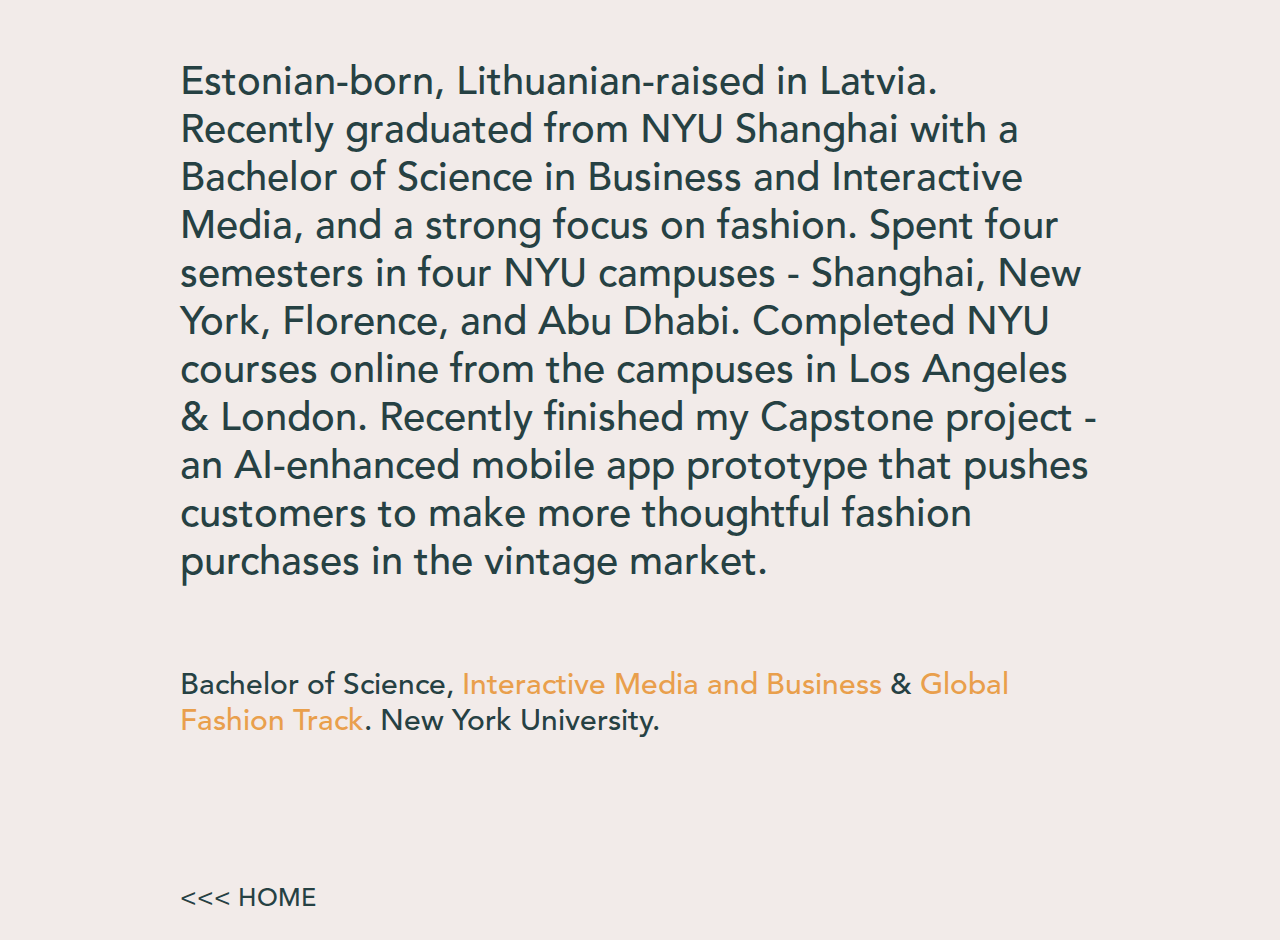
<file: about.html>
<!DOCTYPE html>
<html>
<head>
  <meta charset="utf-8">
  <title>rasakors</title>

<!-- DOWNLOAD jquery!! -->
<!-- <script src="https://ajax.googleapis.com/ajax/libs/jquery/3.6.0/jquery.min.js"></script> -->

<!-- install js -->
<script src="js/app.js"></script>

<!-- install css -->
<!-- <script src="styles.css"></script> -->
<link rel="stylesheet" href="aboutstyles.css">

<!-- http://velocityjs.org/
<script src="https://cdnjs.cloudflare.com/ajax/libs/velocity/1.5.0/velocity.min.js"></script>
<script src="https://s3-us-west-2.amazonaws.com/s.cdpn.io/2/velocity.ui.min.js"></script>
 -->
<link rel="icon" type="image/png" href="images/favicon.png">

</head>

<body>
<div id="wrap">


  <section id="describe">
    <p>
      
         Estonian-born, Lithuanian-raised in Latvia. Recently graduated from NYU Shanghai with a Bachelor of Science in Business and Interactive Media, and a strong focus on fashion. Spent four semesters in four NYU campuses - Shanghai, New York, Florence, and Abu Dhabi. Completed NYU courses online from the campuses in Los Angeles & London. Recently finished my Capstone project - an AI-enhanced mobile app prototype that pushes customers to make more thoughtful fashion purchases in the vintage market.

     <dl>
       <section id="smallfont">
      Bachelor of Science, <a style="color:#e99f4c" href="https://shanghai.nyu.edu/academics/majors/interactive-media-and-business">Interactive Media and Business</a> & <a style="color:#e99f4c" href="https://gallatin.nyu.edu/academics/global/program-in-global-fashion.html">Global Fashion Track</a>. New York University.
    </section>
      </dl>
    </p>

    <!-- 
credit for some knowleedgee
      https://css-tricks.com/snippets/html/mailto-links/ -->

  </section>
    
    <!-- <footer> -->

<footer>
  <section id="footer">
    <p> <a style="color:#264143" href="index.html"><<< HOME</a></p>
  </section>
</footer>

</body>
</html>
</file>
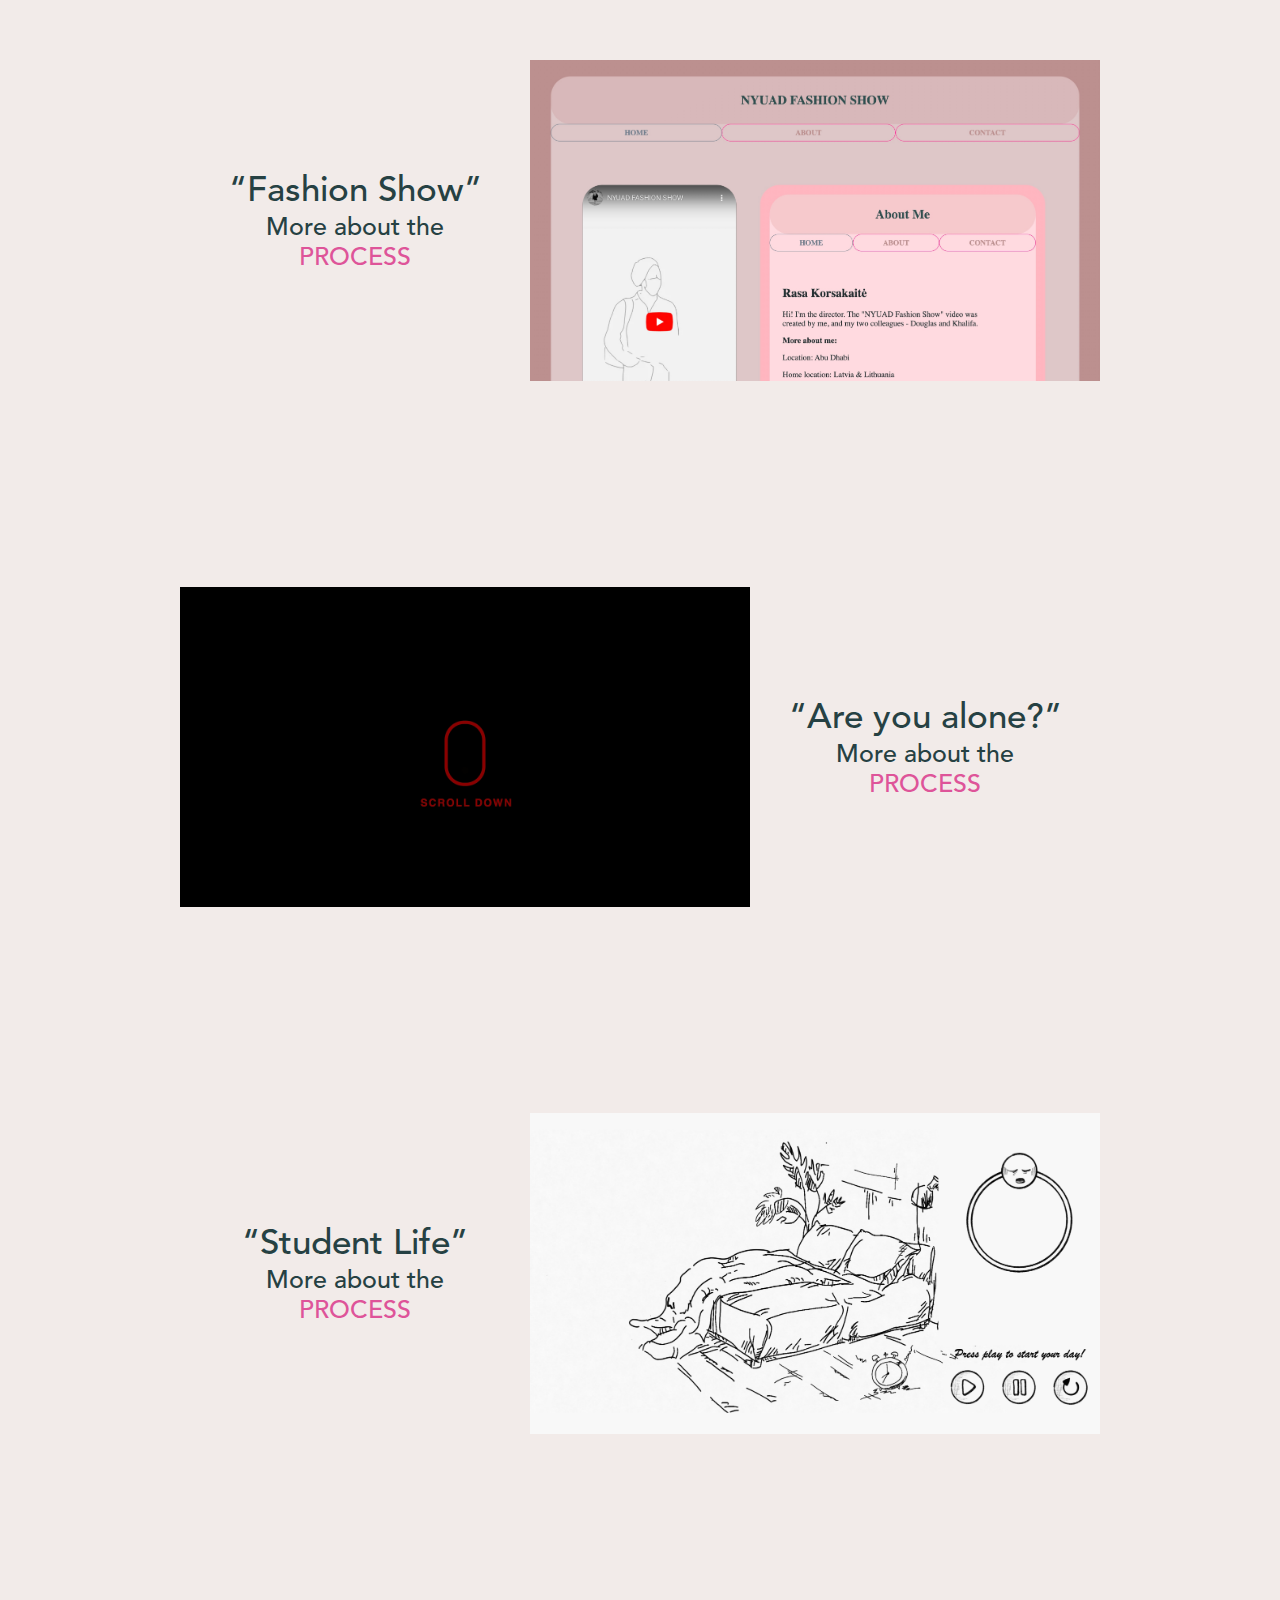
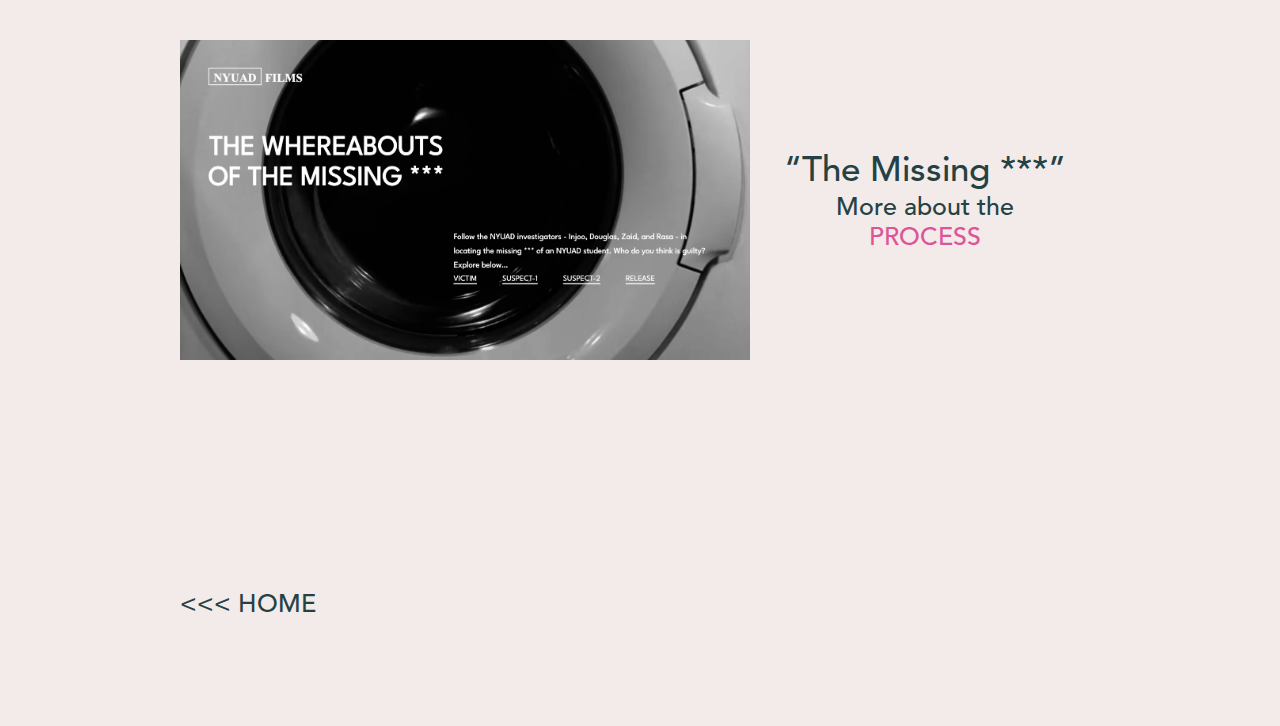
<file: projects.html>
<!DOCTYPE html>
<html>
<head>
  <meta charset="utf-8">
  <title>rasakors</title>

<!-- DOWNLOAD jquery!! -->
<!-- <script src="https://ajax.googleapis.com/ajax/libs/jquery/3.6.0/jquery.min.js"></script> -->

<!-- install js -->
<script src="js/app.js"></script>

<!-- install css -->
<!-- <script src="styles.css"></script> -->
<link rel="stylesheet" href="projects.css">

<!-- http://velocityjs.org/
<script src="https://cdnjs.cloudflare.com/ajax/libs/velocity/1.5.0/velocity.min.js"></script>
<script src="https://s3-us-west-2.amazonaws.com/s.cdpn.io/2/velocity.ui.min.js"></script>
 -->
<link rel="icon" type="image/png" href="images/favicon.png">

</head>

<body>
<div class="flex-container">

  <div class="flex-child magenta">
<section id="text" style="font-size: 35px;color: #264143;">“Fashion Show”</section> 
<section id="text" style="font-size: 25px;color: #264143;">More about the<a style="color:#de5499" href="https://github.com/Rasakors/fashion-show">PROCESS</a></section> 
  </div>
  
  <div class="flex-child green">
    <a href="https://rasakors.github.io/fashion-show/index.html"><img src="images/first.jpg" width="570px" height="auto"></a>
  </div>
  
</div> 


<div class="flex-container">

<div class="flex-child green">
   <a href="https://rasakors.github.io/interactive-comic/index.html"> <img src="images/second.jpg" width="570px" height="auto"></a>
  </div>

  <div class="flex-child magenta">
<section id="text" style="font-size: 35px;color: #264143;">“Are you alone?”</section> 
<section id="text" style="font-size: 25px;color: #264143;">More about the<a style="color:#de5499" href="https://github.com/Rasakors/interactive-comic">PROCESS</a></section> 
  </div>
  
</div> 

<div class="flex-container">

  <div class="flex-child magenta">
<section id="text" style="font-size: 35px;color: #264143;">“Student Life”</section> 
<section id="text" style="font-size: 25px;color: #264143;">More about the<a style="color:#de5499" href="https://github.com/Rasakors/student-life/tree/main">PROCESS</a></section> 
  </div>
  
  <div class="flex-child green">
   <a href="https://edgarpalomino.github.io/student-life/"><img src="images/third.jpg" width="570px" height="auto"></a>
  </div>
  
</div> 



<div class="flex-container">

<div class="flex-child green">
   <a href="https://douglasshi.github.io/FunnyInterviewWebsiteFull/index.html"><img src="images/fourth.jpg" width="570px" height="auto"></a>
  </div>

  <div class="flex-child magenta">
<section id="text" style="font-size: 35px;color: #264143;">“The Missing ***”</section> 
<section id="text" style="font-size: 25px;color: #264143;">More about the<a style="color:#de5499" href="https://github.com/Rasakors/Interview_Writeup">PROCESS</a></section> 
  </div>
</div> 


    <!-- <footer> -->

<footer>
  <section id="footer">
    <p> <a style="color:#264143" href="index.html"><<< HOME</a></p>
  </section>
</footer>

</body>
</html>
</file>
<file: aboutstyles.css>
@font-face {
  font-family: myFirstFont;
  src: url('fonts/Avenir.otf');
}

div {
  font-family: myFirstFont;
  color: #264143;
}


*{
	text-decoration: none;
}

#wrap{
	padding: 0px;
}
#footertext{
	padding: 0px;
}


body{
	background-color: #f2ebe9;
		margin-top: 20px; 
    margin-bottom: 0px; 
    margin-left: 180px; 
    margin-right: 180px;
    padding: 0;
}


#describe{
	display : flex;
	flex-direction: column;
	justify-content : left;
	align-items : left;
	font-size: 40px;
}

#smallfont{
	font-size: 30px;
}

#footer{
	display : flex;
	flex-direction: column;
	justify-content : left;
	align-items : left;
	font-size: 25px;
}

p{
	white-space: normal;
}
</file>
<file: projects.css>
@font-face {
  font-family: myFirstFont;
  src: url('fonts/Avenir.otf');
}
div {
  font-family: myFirstFont;
  color: #264143;
}


*{
	text-decoration: none;
}

.flex-container {
    display: flex;
    margin-bottom: 200px;
}

.flex-child {
    flex: 1;
}  

.flex-child:first-child {
   display : flex;
   flex-direction: column;
    justify-content : center;
    align-items : center;
}

.flex-child.magenta{
/*   margin-right: auto;*/
    display : flex;
    flex-direction: column;
   justify-content: center;
   align-items: center;
}

body{
	background-color: #f2ebe9;
	margin-top: 60px; 
    margin-bottom: 0px; 
    margin-left: 180px; 
    margin-right: 180px;
    padding: 0;
}

#footer{
    display : flex;
    flex-direction: column;
    justify-content : left;
    align-items : left;
    font-size: 25px;
    margin-bottom: 80px;
    font-family: myFirstFont;
  color: #264143;
}


#text{
   display : flex;
   flex-direction: column;
    justify-content : center;
    align-items : center;
    font-family: myFirstFont;
  color: #264143;
}
</file>
